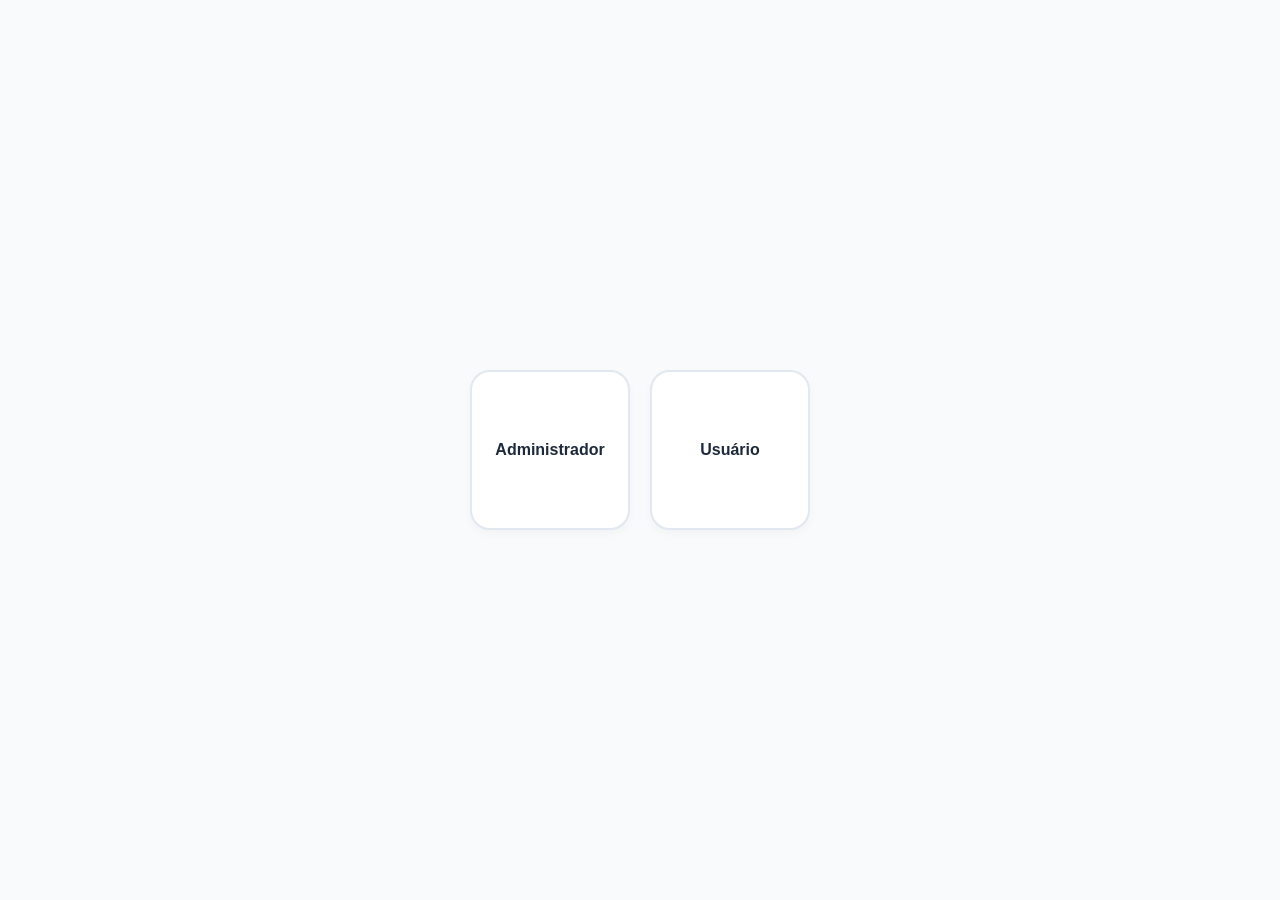
<file: index.html>
<!DOCTYPE html>
<html lang="pt-BR">
<head>
    <meta charset="UTF-8">
    <meta name="viewport" content="width=device-width, initial-scale=1.0">
    <title>Ponto Edu</title>
    <link rel="stylesheet" href="css/style.css">
</head>
<body>


            <div class="select">
                <a href="admin/admin.html">Administrador</a>
                <a href="user/user.html">Usuário</a>

        </div>

</body>
</html>
</file>
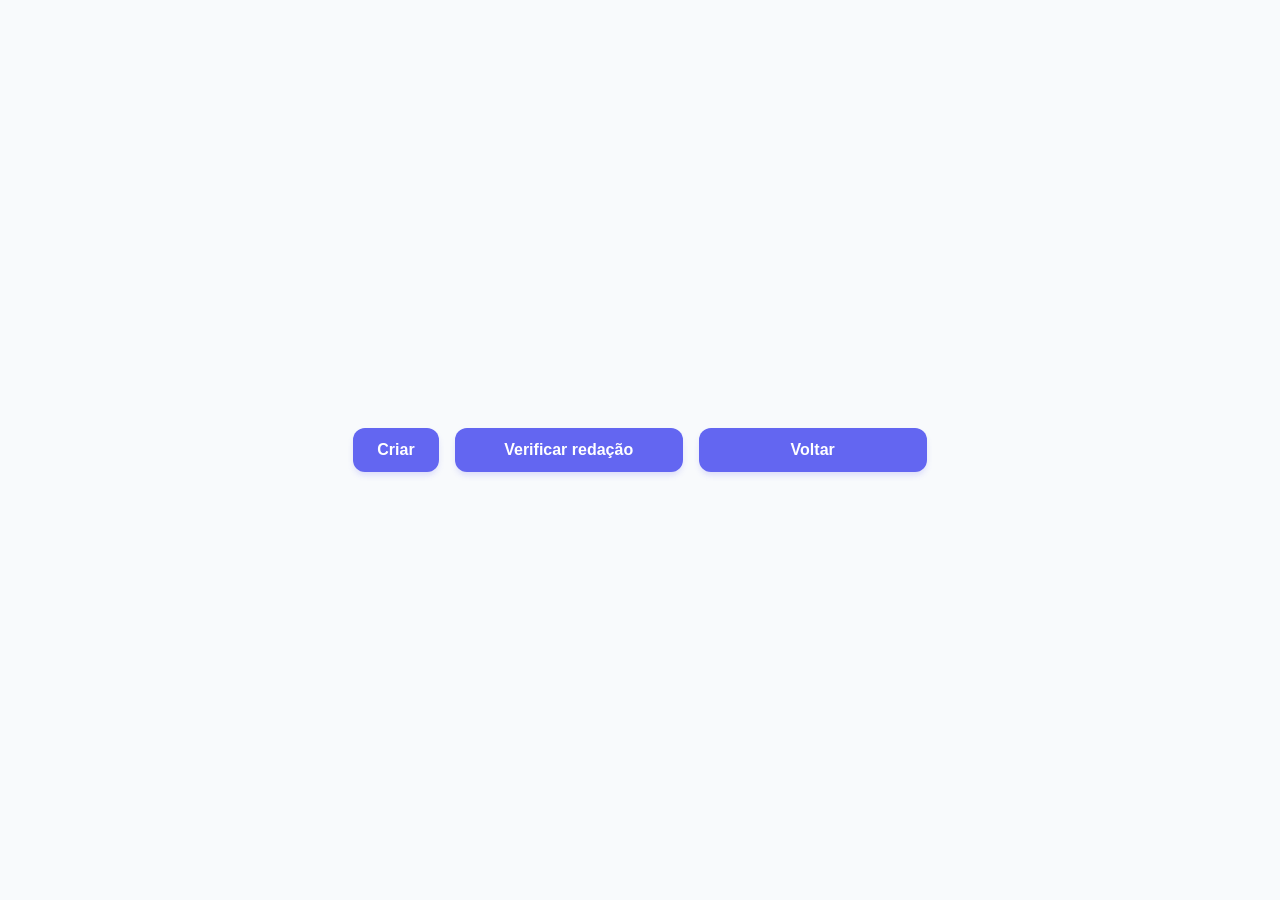
<file: admin/admin.html>
<!DOCTYPE html>
<html lang="pt-BR">
<head>
    <meta charset="UTF-8">
    <meta name="viewport" content="width=device-width, initial-scale=1.0">
    <title>Ponto Eodu</title>
    <link rel="stylesheet" href="../css/admin.css">
</head>
<body>
    <div class="botoes-admin">
        <button id="btnExercicio" class="btn-abrir">Criar</button>
        <a href="verifica_redacao.html" class="btn-abrir link-abrir">Verificar redação</a>
        <a href="../index.html" class="btn-abrir link-abrir">Voltar</a>
    </div>

    <div id="popup" class="popup">
        <div class="popup-content" id="popupContent">
            <h2 id="titulo-popup">Escolha uma opção</h2>
            <div class="popup-links">
                <a href="criar_simulados.html">Criar simulado</a>
                <a href="criar_exercicios.html">Criar exercício</a>
            </div>
            <button class="fechar" id="btnFechar">Fechar</button>
        </div>
    </div>

    <script>
        const btnAbrir = document.getElementById('btnExercicio');
        const popup = document.getElementById('popup');
        const btnFechar = document.getElementById('btnFechar');

        btnAbrir.addEventListener('click', () => {
            popup.classList.add('show');

        });

        btnFechar.addEventListener('click', () => {
            popup.classList.remove('show');

        });

        popup.addEventListener('click', (event) => {
            if (event.target === popup) {
                popup.classList.remove('show');

            }
        });
    </script>
</body>
</html>
</file>
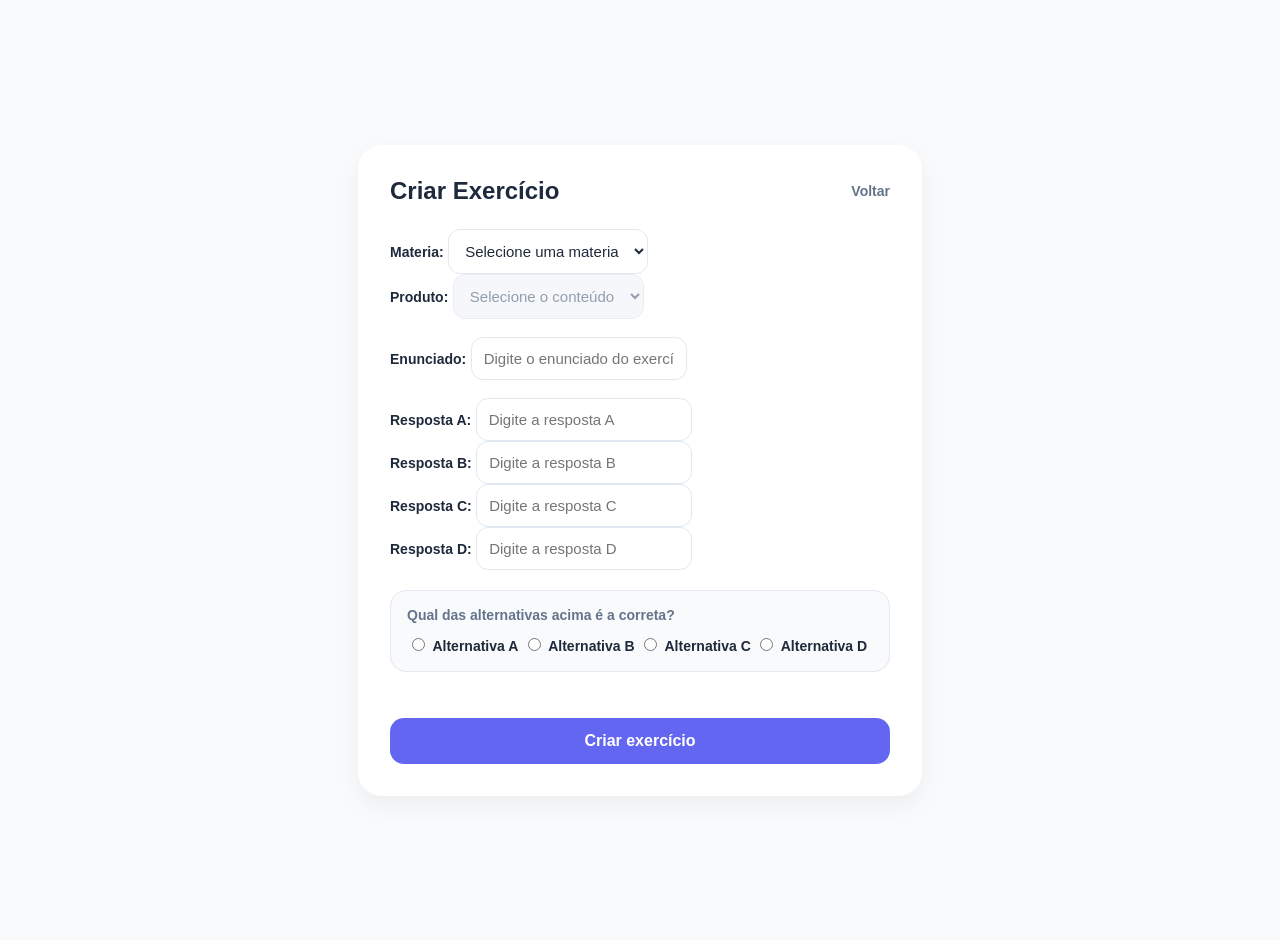
<file: admin/criar_exercicios.html>
<!DOCTYPE html>
<html lang="en">
<head>
    <meta charset="UTF-8">
    <meta name="viewport" content="width=device-width, initial-scale=1.0">
    <link rel="stylesheet" href="../css/exercicios.css">
    <title>Criar Exercício</title>
</head>
<body>
    
    <header>
        <nav>

        </nav>
    </header>

    <main>

    <div class="header-titulo">
        <h1>Criar Exercício</h1>
        <a href="admin.html">Voltar</a>
    </div>

        <form>
            
            <label for="materia">Materia:</label>
            <select name="materia" id="materia">
                <option value="">Selecione uma materia</option>
                <option value="matematica">Matemática</option>
                <option value="portugues">Língua Portuguesa</option>
                <option value="historia">História</option>
                <option value="biologia">Biologia</option>
                <option value="fisica">Física</option>
                <option value="geografia">Geografia</option>
            </select><br>

            <label for="produto">Produto:</label>
            <select id="produto" name="produto" disabled>
                <option value="">Selecione o conteúdo</option>
            </select><br><br>

            <label for="enunciado">Enunciado:</label>
            <input type="text" id="enunciado" name="enunciado" placeholder="Digite o enunciado do exercício" required><br><br>

            <label for="resposta">Resposta A:</label>
            <input type="text" id="resposta" name="resposta" placeholder="Digite a resposta A" required><br>
            <label for="respostaB">Resposta B:</label>
            <input type="text" id="respostaB" name="respostaB" placeholder="Digite a resposta B" required><br>
            <label for="respostaC">Resposta C:</label>
            <input type="text" id="respostaC" name="respostaC" placeholder="Digite a resposta C" required><br>
            <label for="respostaD">Resposta D:</label>
            <input type="text" id="respostaD" name="respostaD" placeholder="Digite a resposta D" required><br>

            <div class="selecao-correta" style="margin-top: 20px;">
            <p><strong>Qual das alternativas acima é a correta?</strong></p>
            
            <input type="radio" name="alternativa_correta" value="A" required>
            <label for="corretaA">Alternativa A</label>

            <input type="radio" name="alternativa_correta" value="B">
            <label for="corretaB">Alternativa B</label>

            <input type="radio"  name="alternativa_correta" value="C">
            <label for="corretaC">Alternativa C</label>

            <input type="radio" name="alternativa_correta" value="D">
            <label for="corretaD">Alternativa D</label>
            </div><br>
            
            <input type="submit" value="Criar exercício">

        </form>

    </main>
    <script src="../js/criar_exercicios.js"></script>
<script src="../js/storage.js"></script><script>setupForm("exercicios");</script></body>
</html>
</file>
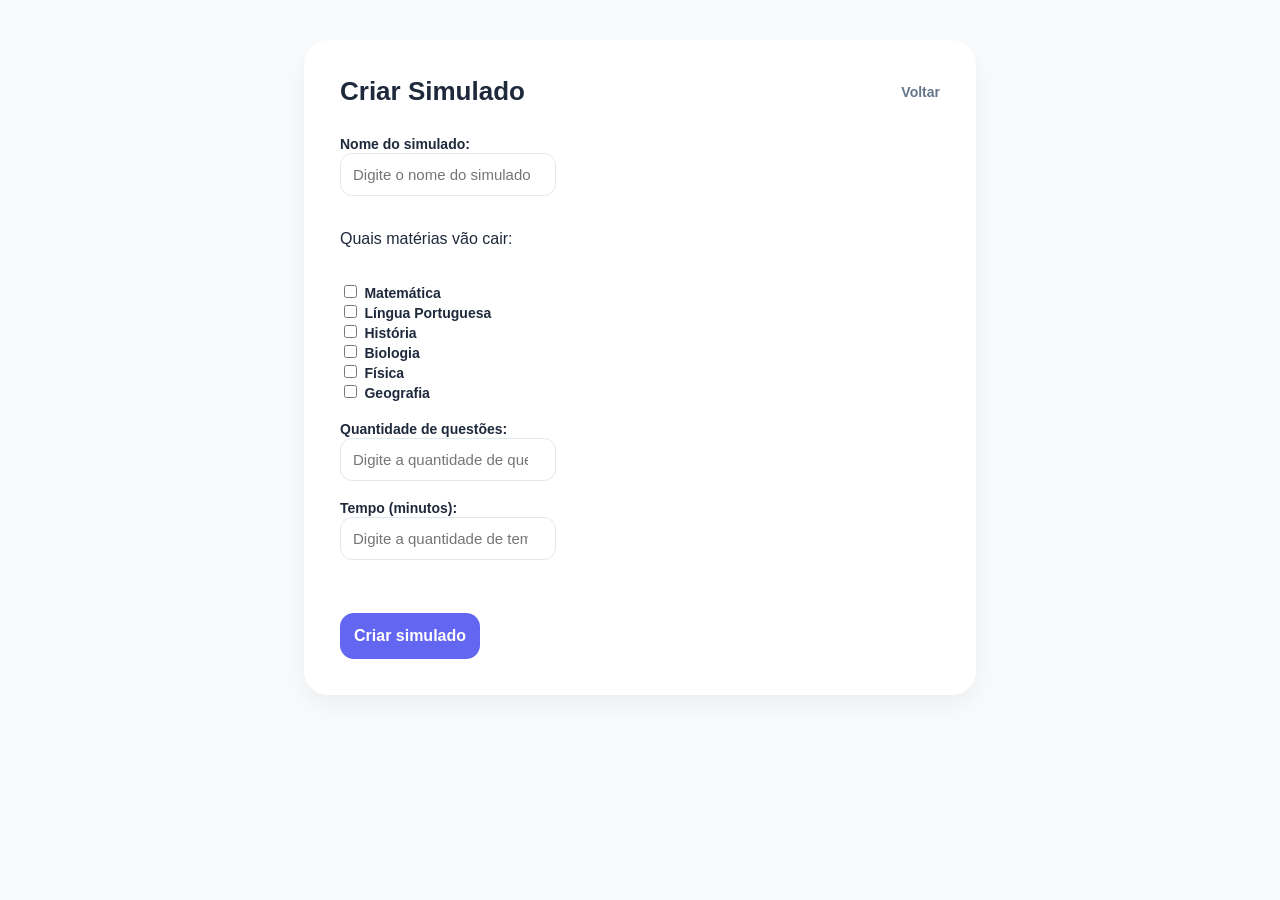
<file: admin/criar_simulados.html>
<!DOCTYPE html>
<html lang="en">
<head>
    <meta charset="UTF-8">
    <meta name="viewport" content="width=device-width, initial-scale=1.0">
    <link rel="stylesheet" href="../css/simulado.css">
    <title>Criar Simulado</title>
</head>
<body>
    
    <header>
        <nav>

        </nav>
    </header>

    <main>

    <div class="header-titulo">
        <h1>Criar Simulado</h1>
        <a href="index.html">Voltar</a>
    </div>

        <form action="salveSimulado" method="post">

            <label for="nome_simulado">Nome do simulado:</label><br>
            <input type="text" id="nome_simulado" name="nome_simulado" placeholder="Digite o nome do simulado" required><br><br>

            <p>Quais matérias vão cair:</p><br>
            <input type="checkbox" id="materia1" name="materia1" value="matematica">
            <label for="materia1">Matemática</label><br>
            <input type="checkbox" id="materia2" name="materia2" value="portugues">
            <label for="materia2">Língua Portuguesa</label><br>
            <input type="checkbox" id="materia3" name="materia3" value="historia">
            <label for="materia3">História</label><br>
            <input type="checkbox" id="materia4" name="materia4" value="biologia">
            <label for="materia4">Biologia</label><br>
            <input type="checkbox" id="materia5" name="materia5" value="fisica">
            <label for="materia5">Física</label><br>
            <input type="checkbox" id="materia6" name="materia6" value="geografia">
            <label for="materia6">Geografia</label><br><br>
            
            <label for="quantidade">Quantidade de questões:</label> <br>


            <input type="number" id="quantidade" name="quantidade" placeholder="Digite a quantidade de questões" required><br><br>

            <label for="tempo">Tempo (minutos):</label><br>
            <input type="number" id="tempo" name="tempo" placeholder="Digite a quantidade de tempo (minutos)" required><br><br>


            <div class="questoes" id="container-questoes"></div>
            
            <input type="submit" value="Criar simulado">

        </form>

    </main>
    <script src="../js/criar_simulados.js"></script>
<script src="../js/salvar_simulado_local.js"></script>
</body>
</html>
</file>
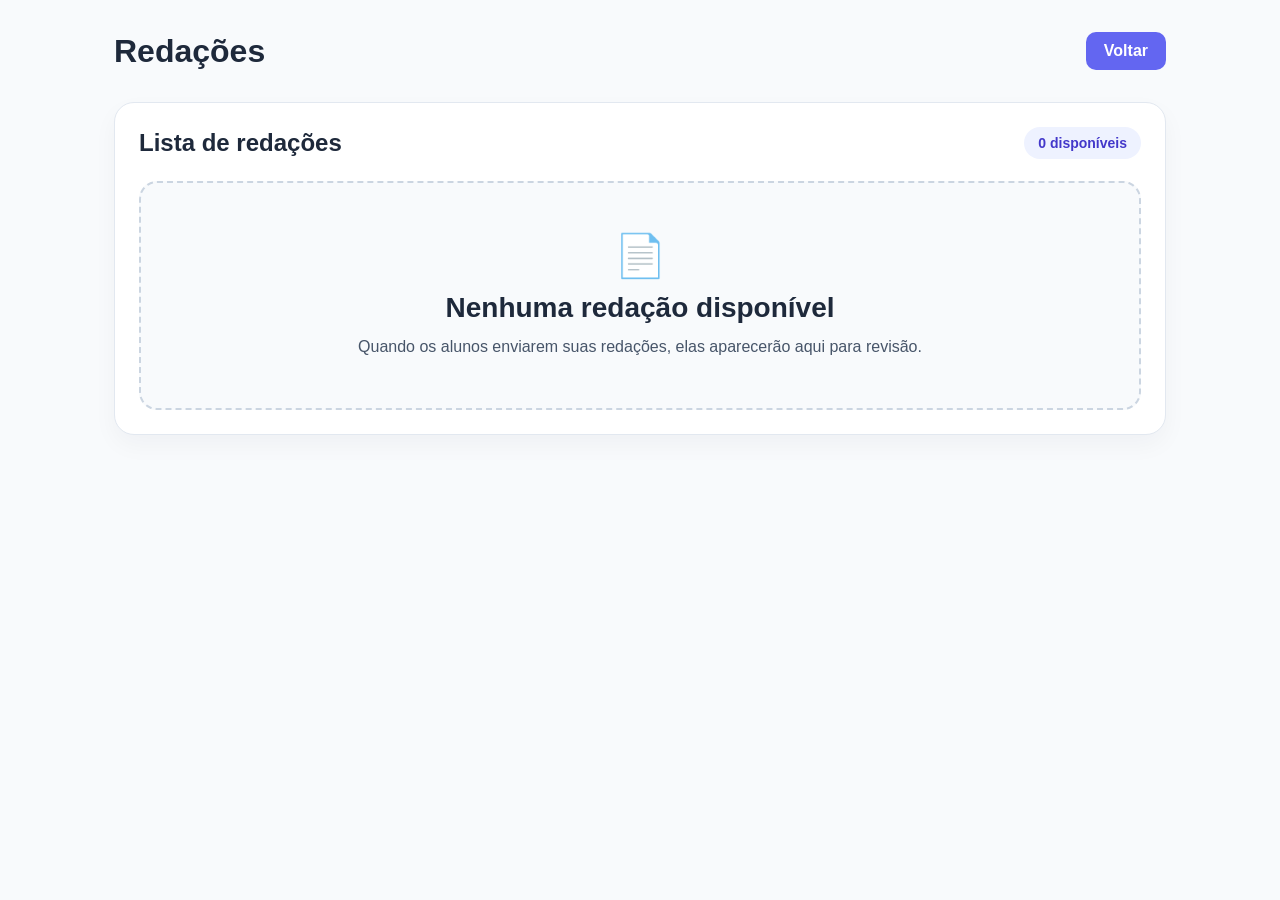
<file: admin/verifica_redacao.html>
<!DOCTYPE html>
<html lang="pt-BR">
<head>
    <meta charset="UTF-8">
    <meta name="viewport" content="width=device-width, initial-scale=1.0">
    <title>Verificar Redações</title>
    <link rel="stylesheet" href="../css/verifica_redacao.css">


</head>
<body>
    <header class="topbar">
        <h1>Redações</h1>
        <a class="voltar" href="admin.html">Voltar</a>
    </header>

    <main class="container">
        <section class="painel">
            <div class="panel-header">
                <h2>Lista de redações</h2>
                <span class="badge">0 disponíveis</span>
            </div>

            <div class="empty-state">
                <div class="icon">📄</div>
                <h3>Nenhuma redação disponível</h3>
                <p>Quando os alunos enviarem suas redações, elas aparecerão aqui para revisão.</p>
            </div>
        </section>
    </main>
<script src="../js/storage.js"></script><script>renderRedacoes();</script></body>
</html>
</file>
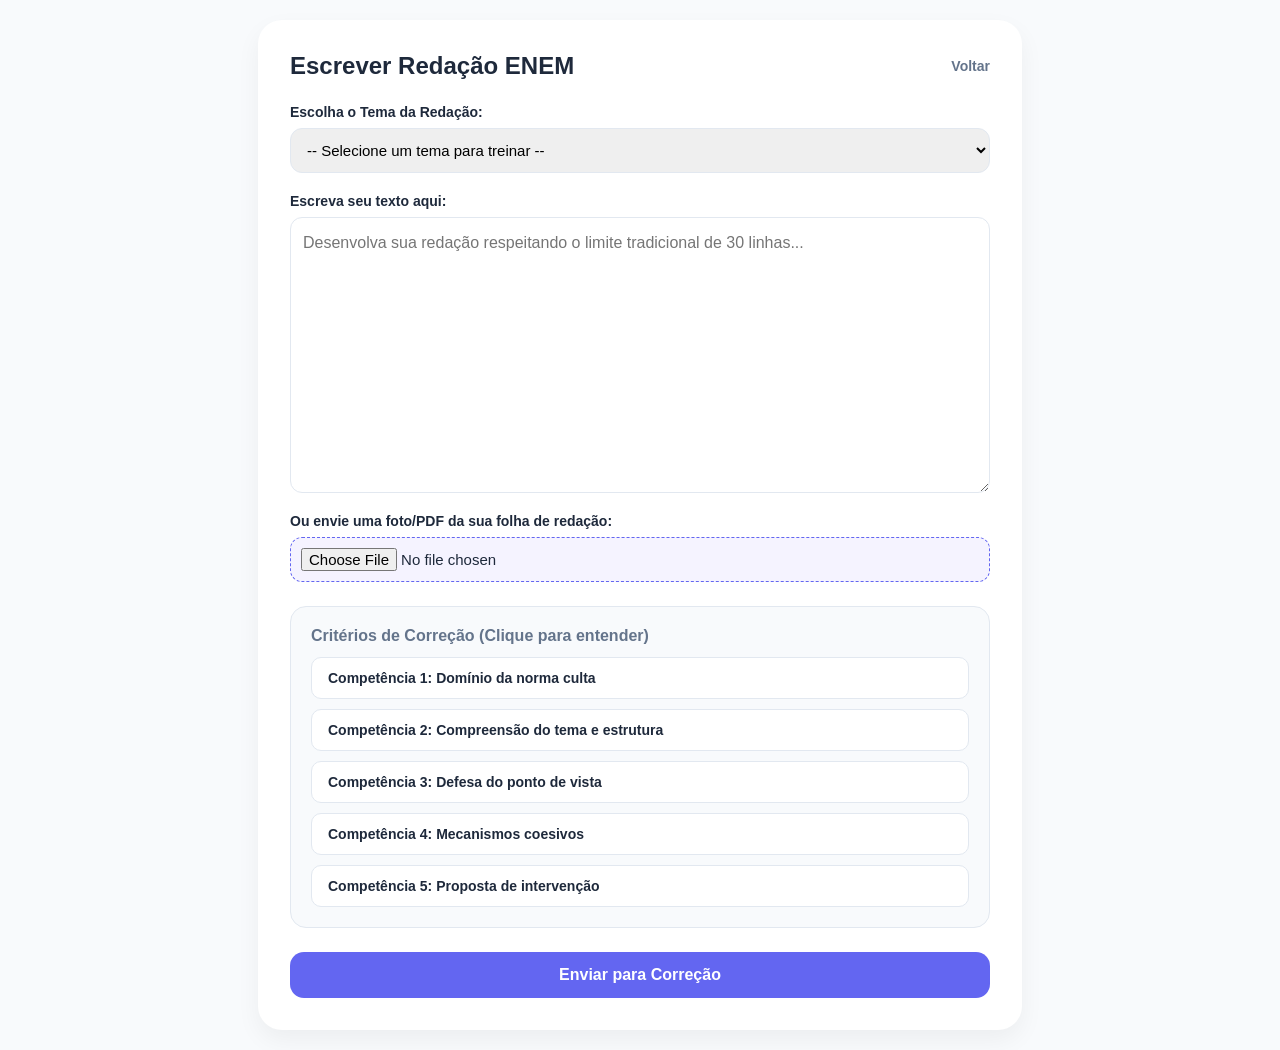
<file: user/redacao.html>
<!DOCTYPE html>
<html lang="pt-BR">
<head>
    <meta charset="UTF-8">
    <meta name="viewport" content="width=device-width, initial-scale=1.0">
    <title>Treinar Redação ENEM - PontoEdu</title>
    <link rel="stylesheet" href="../css/redacao.css">

</head>
<body>

    <main>
        <div class="header-titulo">
            <h1>Escrever Redação ENEM</h1>
            <a href="user.html">Voltar</a>
        </div>

        <form>
            
            <!-- Opções de Temas -->
            <div class="form-group">
                <label for="tema">Escolha o Tema da Redação:</label>
                <select id="tema" name="tema" required>
                    <option value="">-- Selecione um tema para treinar --</option>
                    <option value="cinema">Democratização do acesso ao cinema no Brasil</option>
                    <option value="estigma-mental">O estigma associado às doenças mentais na sociedade brasileira</option>
                    <option value="registro-civil">Invisibilidade e registro civil: garantia de acesso à cidadania</option>
                    <option value="povos-tradicionais">Valorização de comunidades e povos tradicionais no Brasil</option>
                    <option value="trabalho-cuidado">Desafios para o enfrentamento da invisibilidade do trabalho de cuidado realizado pela mulher</option>
                </select>
            </div>
            
            <!-- Digitar Texto -->
            <div class="form-group">
                <label for="texto-redacao">Escreva seu texto aqui:</label>
                <textarea id="texto-redacao" name="texto_redacao" placeholder="Desenvolva sua redação respeitando o limite tradicional de 30 linhas..."></textarea>
            </div>

            <!-- Enviar Arquivo (Foto/PDF) -->
            <div class="form-group file-input-wrapper">
                <label for="arquivo-redacao">Ou envie uma foto/PDF da sua folha de redação:</label>
                <input type="file" id="arquivo-redacao" name="arquivo_redacao" accept=".pdf, image/*">
            </div>

            <!-- Guia Interativo de Critérios -->
            <div class="criterios-container">
                <h2>Critérios de Correção (Clique para entender)</h2>
                
                <div class="grid-criterios">
                    <button type="button" class="criterio-card" onclick="alternarCriterio('comp1')">Competência 1: Domínio da norma culta</button>
                    <div id="comp1" class="criterio-conteudo">
                        Avalia o uso correto da gramática, concordância, regência, acentuação e escolha de vocabulário formal de acordo com a Língua Portuguesa padrão.
                    </div>

                    <button type="button" class="criterio-card" onclick="alternarCriterio('comp2')">Competência 2: Compreensão do tema e estrutura</button>
                    <div id="comp2" class="criterio-conteudo">
                        Avalia se você não fugiu do tema e se estruturou seu texto perfeitamente no modelo dissertativo-argumentativo (Introdução, Desenvolvimento e Conclusão), usando repertório cultural.
                    </div>

                    <button type="button" class="criterio-card" onclick="alternarCriterio('comp3')">Competência 3: Defesa do ponto de vista</button>
                    <div id="comp3" class="criterio-conteudo">
                        Avalia a sua capacidade de selecionar, relacionar, organizar e interpretar informações, fatos e opiniões em defesa do seu argumento.
                    </div>

                    <button type="button" class="criterio-card" onclick="alternarCriterio('comp4')">Competência 4: Mecanismos coesivos</button>
                    <div id="comp4" class="criterio-conteudo">
                        Avalia a ligação entre os parágrafos e frases. Exige o uso correto de conectivos (como: "portanto", "além disso", "contudo") para deixar o texto fluido.
                    </div>

                    <button type="button" class="criterio-card" onclick="alternarCriterio('comp5')">Competência 5: Proposta de intervenção</button>
                    <div id="comp5" class="criterio-conteudo">
                        Avalia a sua solução para o problema proposto. Deve conter 5 elementos essenciais: Agente (quem faz), Ação (o que faz), Meio/Modo (como faz), Efeito (para que faz) e Detalhamento.
                    </div>
                </div>
            </div>

            <input type="submit" class="btn-enviar" value="Enviar para Correção">
        </form>
    </main>

    <script>
        // Função para abrir e fechar as explicações das competências
        function alternarCriterio(id) {
            const conteudo = document.getElementById(id);
            conteudo.style.display = (conteudo.style.display === "block") ? "none" : "block";
        }
    </script>
<script src="../js/storage.js"></script><script>setupForm("redacoes");</script></body>
</html>
</file>
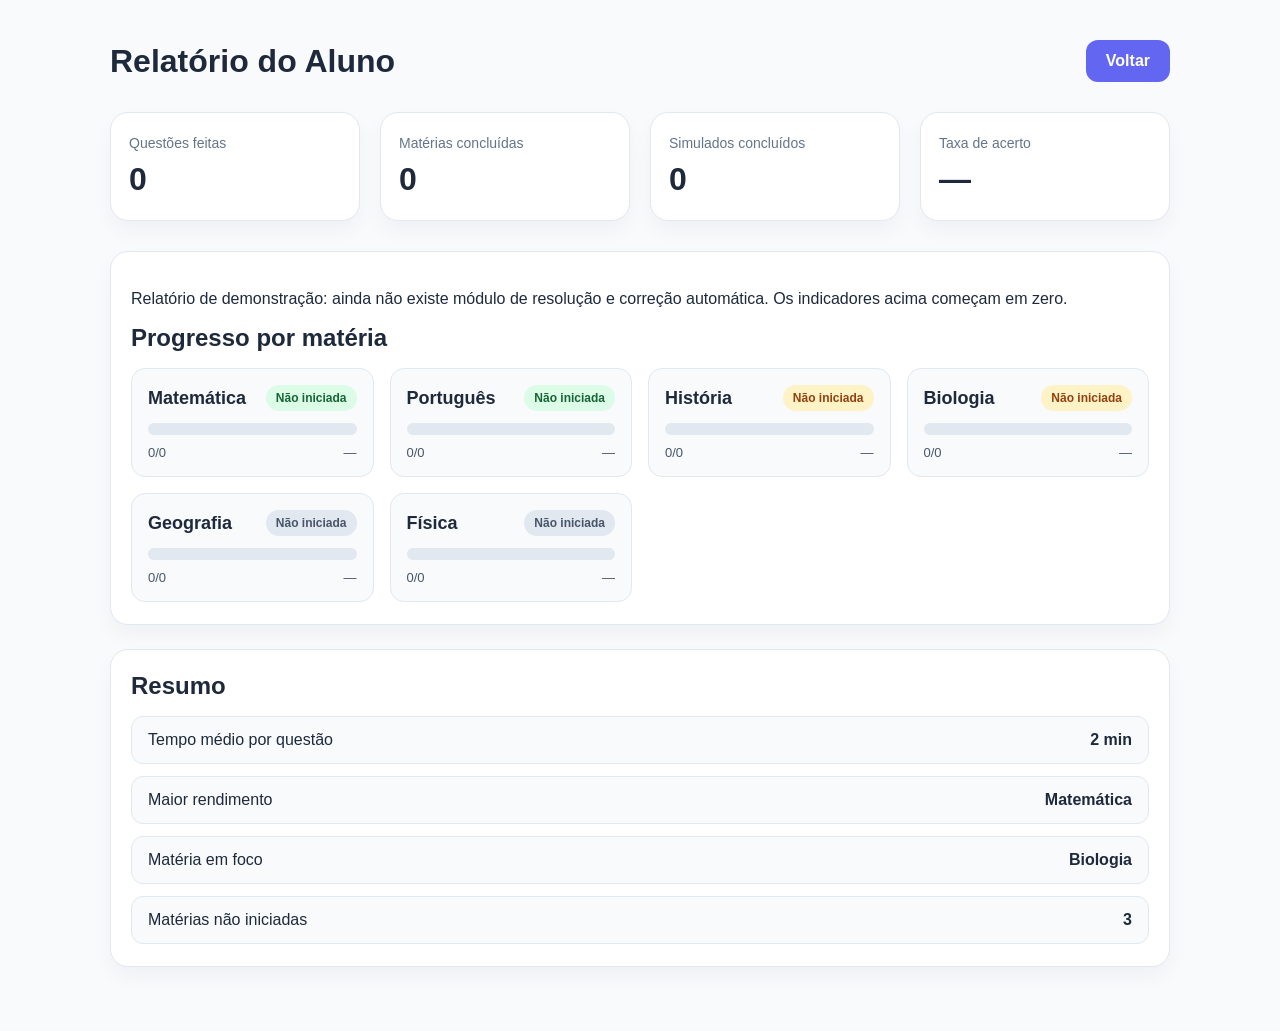
<file: user/relatorio.html>
<!DOCTYPE html>
<html lang="pt-BR">
<head>
    <meta charset="UTF-8">
    <meta name="viewport" content="width=device-width, initial-scale=1.0">
    <title>Relatório do Aluno</title>
    <link rel="stylesheet" href="../css/relatorio.css">
</head>
<body>
    <div class="container">
        <header class="header">
            <h1>Relatório do Aluno</h1>
            <a class="voltar" href="user.html">Voltar</a>
        </header>

        <section class="cards">
            <div class="card">
                <span class="label">Questões feitas</span>
                <span class="valor">28</span>
            </div>
            <div class="card">
                <span class="label">Matérias concluídas</span>
                <span class="valor">4</span>
            </div>
            <div class="card">
                <span class="label">Simulados concluídos</span>
                <span class="valor">3</span>
            </div>
            <div class="card">
                <span class="label">Taxa de acerto</span>
                <span class="valor">78%</span>
            </div>
        </section>

        <section class="section">
            <h2>Progresso por matéria</h2>
            <div class="materias">
                <div class="materia" data-materia="Matemática" data-status="Concluída" data-questoes="17/20" data-acerto="85%" data-obs="Excelente desempenho geral e boa consistência nas provas.">
                    <div class="materia-top">
                        <h3>Matemática</h3>
                        <span class="status concluida">Concluída</span>
                    </div>
                    <div class="barra"><span style="width: 85%"></span></div>
                    <div class="meta">
                        <span>17/20</span>
                        <span>85%</span>
                    </div>
                </div>

                <div class="materia" data-materia="Português" data-status="Concluída" data-questoes="13/18" data-acerto="72%" data-obs="Bom domínio de interpretação e gramática, mas ainda há espaço para revisão.">
                    <div class="materia-top">
                        <h3>Português</h3>
                        <span class="status concluida">Concluída</span>
                    </div>
                    <div class="barra"><span style="width: 72%"></span></div>
                    <div class="meta">
                        <span>13/18</span>
                        <span>72%</span>
                    </div>
                </div>

                <div class="materia" data-materia="História" data-status="Em andamento" data-questoes="12/20" data-acerto="60%" data-obs="Ainda em desenvolvimento; precisa reforçar datas e conceitos de eventos importantes.">
                    <div class="materia-top">
                        <h3>História</h3>
                        <span class="status em-andamento">Em andamento</span>
                    </div>
                    <div class="barra"><span style="width: 60%"></span></div>
                    <div class="meta">
                        <span>12/20</span>
                        <span>60%</span>
                    </div>
                </div>

                <div class="materia" data-materia="Biologia" data-status="Em andamento" data-questoes="9/19" data-acerto="48%" data-obs="Necessário reforço em genética e ecologia para melhorar a compreensão.">
                    <div class="materia-top">
                        <h3>Biologia</h3>
                        <span class="status em-andamento">Em andamento</span>
                    </div>
                    <div class="barra"><span style="width: 48%"></span></div>
                    <div class="meta">
                        <span>9/19</span>
                        <span>48%</span>
                    </div>
                </div>

                <div class="materia" data-materia="Geografia" data-status="Não iniciada" data-questoes="0/15" data-acerto="0%" data-obs="Ainda não foi iniciada; recomendado começar com revisão de mapas e conceitos básicos.">
                    <div class="materia-top">
                        <h3>Geografia</h3>
                        <span class="status nao-iniciada">Não iniciada</span>
                    </div>
                    <div class="barra"><span style="width: 0%"></span></div>
                    <div class="meta">
                        <span>0/15</span>
                        <span>0%</span>
                    </div>
                </div>

                <div class="materia" data-materia="Física" data-status="Não iniciada" data-questoes="0/16" data-acerto="0%" data-obs="Ainda não foi iniciada; vale começar pela revisão de fórmulas e interpretação de exercícios.">
                    <div class="materia-top">
                        <h3>Física</h3>
                        <span class="status nao-iniciada">Não iniciada</span>
                    </div>
                    <div class="barra"><span style="width: 0%"></span></div>
                    <div class="meta">
                        <span>0/16</span>
                        <span>0%</span>
                    </div>
                </div>
            </div>
        </section>

        <section class="section">
            <h2>Resumo</h2>
            <ul class="lista">
                <li>
                    <span>Tempo médio por questão</span>
                    <strong>2 min</strong>
                </li>
                <li>
                    <span>Maior rendimento</span>
                    <strong>Matemática</strong>
                </li>
                <li>
                    <span>Matéria em foco</span>
                    <strong>Biologia</strong>
                </li>
                <li>
                    <span>Matérias não iniciadas</span>
                    <strong>3</strong>
                </li>
            </ul>
        </section>
    </div>

    <div id="popupMateria" class="popup" aria-hidden="true">
        <div class="popup-content" role="dialog" aria-modal="true" aria-labelledby="tituloPopupMateria">
            <div class="popup-header">
                <h3 id="tituloPopupMateria">Matéria</h3>
                <button type="button" class="close-btn" aria-label="Fechar popup">×</button>
            </div>
            <div class="popup-body">
                <div class="resumo-item">
                    <strong>Status</strong>
                    <span id="popupStatus">-</span>
                </div>
                <div class="resumo-item">
                    <strong>Questões</strong>
                    <span id="popupQuestoes">-</span>
                </div>
                <div class="resumo-item">
                    <strong>Taxa de acerto</strong>
                    <span id="popupAcerto">-</span>
                </div>
                <div class="resumo-item">
                    <strong>Observação</strong>
                    <span id="popupObs">-</span>
                </div>
            </div>
        </div>
    </div>

    <script>
        const popup = document.getElementById('popupMateria');
        const popupTitulo = document.getElementById('tituloPopupMateria');
        const popupStatus = document.getElementById('popupStatus');
        const popupQuestoes = document.getElementById('popupQuestoes');
        const popupAcerto = document.getElementById('popupAcerto');
        const popupObs = document.getElementById('popupObs');
        const closeBtn = document.querySelector('.close-btn');

        document.querySelectorAll('.materia').forEach((item) => {
            item.addEventListener('click', () => {
                popupTitulo.textContent = item.dataset.materia;
                popupStatus.textContent = item.dataset.status;
                popupQuestoes.textContent = item.dataset.questoes;
                popupAcerto.textContent = item.dataset.acerto;
                popupObs.textContent = item.dataset.obs;
                popup.classList.add('show');
                popup.setAttribute('aria-hidden', 'false');
            });
        });

        closeBtn.addEventListener('click', () => {
            popup.classList.remove('show');
            popup.setAttribute('aria-hidden', 'true');
        });

        popup.addEventListener('click', (event) => {
            if (event.target === popup) {
                popup.classList.remove('show');
                popup.setAttribute('aria-hidden', 'true');
            }
        });
    </script>
    </div>
<script src="../js/storage.js"></script><script>renderRelatorio();</script></body>
</html>
</file>
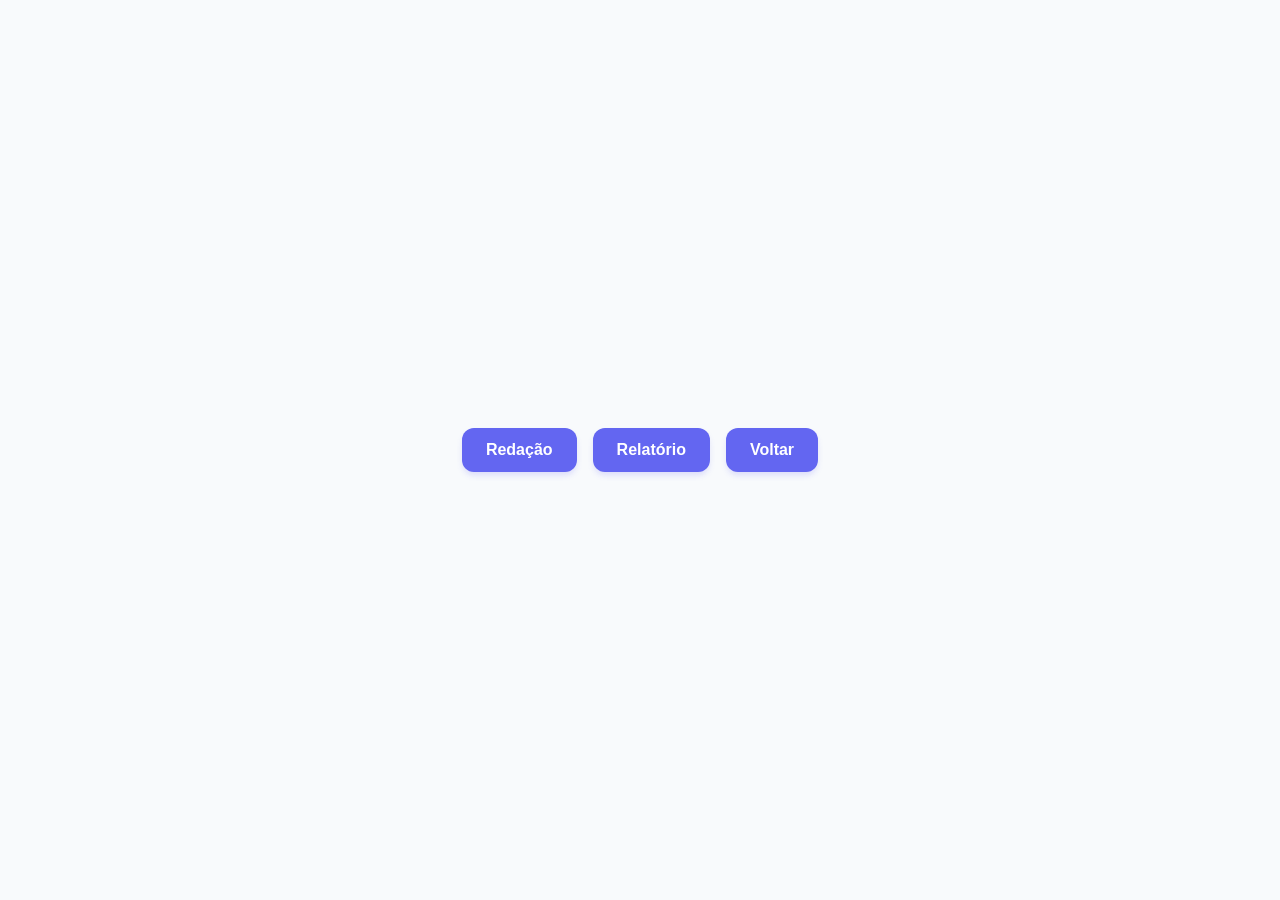
<file: user/user.html>
<!DOCTYPE html>
<html lang="pt-BR">
<head>
    <meta charset="UTF-8">
    <meta name="viewport" content="width=device-width, initial-scale=1.0">
    <title>Ponto Edu - Usuário</title>
    <link rel="stylesheet" href="../css/user.css">
</head>
<body>
    <div class="botoes-admin">
        <a href="redacao.html" class="btn-abrir">Redação</a>
        <a href="relatorio.html" class="btn-abrir">Relatório</a>
        <a href="../index.html" class="btn-abrir">Voltar</a>
    </div>
</body>
</html>
</file>
<file: css/style.css>
/* --- ESTILOS GERAIS DA TELA --- */
body {
    font-family: sans-serif;
    background-color: #F8FAFC; /* Fundo cinza claro padrão */
    margin: 0;
    padding: 0;
    display: flex;
    justify-content: center;
    align-items: center;
    min-height: 100vh; /* Centraliza tudo verticalmente na tela */
}

/* --- CONTAINER DOS BOTÕES --- */
.select {
    display: flex;
    gap: 20px; /* Adiciona uma distância confortável de 20px entre os dois blocos */
}

/* --- ESTILO DOS BOTÕES QUADRADOS MÉDIOS --- */
.select a {
    display: flex;
    justify-content: center;
    align-items: center;
    
    /* Cria o formato quadrado médio */
    width: 160px;
    height: 160px;
    
    background-color: #FFFFFF; /* Fundo interno branco */
    color: #1E293B; /* Texto escuro profissional */
    font-size: 16px;
    font-weight: bold;
    text-decoration: none; /* Remove o sublinhado padrão de link */
    
    border: 2px solid #E2E8F0; /* Borda cinza suave */
    border-radius: 20px; /* Cantos arredondados modernos */
    box-shadow: 0 4px 10px rgba(0, 0, 0, 0.03); /* Sombra bem leve */
    
    text-align: center;
    box-sizing: border-box;
    padding: 15px;
}

/* --- EFEITO AO PASSAR O MOUSE (HOVER) --- */
.select a:hover {
    border-color: #6366F1; /* Borda muda para o roxo do PontoEdu */
    color: #6366F1; /* Texto muda para roxo */
    background-color: #F5F3FF; /* Fundo ganha um tom de roxo extremamente suave */
}
</file>
<file: css/admin.css>
/* --- PALETA DE CORES PONTOEDU --- */
:root {
    --bg-overlay: rgba(15, 23, 42, 0.4); /* Fundo escurecido semi-transparente */
    --card-color: #FFFFFF;
    --primary-purple: #6366F1;
    --primary-hover: #4F46E5;
    --text-dark: #1E293B;
    --text-muted: #64748B;
    --border-color: #E2E8F0;
}

/* --- ESTILO DO BOTÃO DE ABRIR --- */
body {
    margin: 0;
    min-height: 100vh;
    display: flex;
    justify-content: center;
    align-items: center;
    background-color: #F8FAFC;
}

.botoes-admin {
    display: flex;
    gap: 16px;
    align-items: center;
    justify-content: center;
    flex-wrap: wrap;
}

.btn-abrir {
    font-family: 'Inter', sans-serif;
    background-color: var(--primary-purple);
    color: #FFFFFF;
    font-size: 16px;
    font-weight: 600;
    border: none;
    padding: 12px 24px;
    border-radius: 12px;
    cursor: pointer;
    transition: background-color 0.2s ease, transform 0.1s ease;
    box-shadow: 0 4px 6px -1px rgba(99, 102, 241, 0.2);
    text-decoration: none;
    display: inline-flex;
    align-items: center;
    justify-content: center;
    line-height: 1.2;
}

.btn-abrir:hover {
    background-color: var(--primary-hover);
}

.btn-abrir:active {
    transform: scale(0.98);
}

.link-abrir {
    min-width: 180px;
}

/* --- CONTAINER DO POP-UP (OVERLAY) --- */
.popup {
    position: fixed;
    top: 0;
    left: 0;
    width: 100%;
    height: 100%;
    background-color: var(--bg-overlay);
    backdrop-filter: blur(4px); /* Aplica um efeito de desfoque elegante no fundo */
    display: flex;
    justify-content: center;
    align-items: center;
    z-index: 1000;
    
    /* Escondido por padrão com opacidade para permitir animação suave */
    opacity: 0;
    pointer-events: none;
    transition: opacity 0.3s ease;
}

/* Estado Ativo do Pop-up (Controlado pelo JS) */
.popup.show {
    opacity: 1;
    pointer-events: auto;
}

/* --- CARD DE CONTEÚDO DO POP-UP --- */
.popup-content {
    background-color: var(--card-color);
    width: 90%;
    max-width: 400px;
    padding: 32px;
    border-radius: 24px;
    box-shadow: 0 20px 25px -5px rgba(0, 0, 0, 0.1), 0 10px 10px -5px rgba(0, 0, 0, 0.04);
    text-align: center;
    box-sizing: border-box;
    
    /* Começa um pouco menor para dar o efeito de "zoom in" ao abrir */
    transform: scale(0.9);
    transition: transform 0.3s cubic-bezier(0.34, 1.56, 0.64, 1); /* Efeito suave e elástico */
}

/* Efeito de Zoom quando o pop-up abre */
.popup.show .popup-content {
    transform: scale(1);
}

#titulo-popup {
    font-family: 'Inter', sans-serif;
    font-size: 22px;
    font-weight: 700;
    color: var(--text-dark);
    margin-top: 0;
    margin-bottom: 24px;
    letter-spacing: -0.5px;
}

/* --- BOTÕES/LINKS DE OPÇÃO --- */
.popup-links {
    display: flex;
    flex-direction: column;
    gap: 12px;
    margin-bottom: 24px;
}

.popup-links a {
    font-family: 'Inter', sans-serif;
    font-size: 15px;
    font-weight: 500;
    color: var(--text-dark);
    text-decoration: none;
    padding: 14px;
    border: 1.5px solid var(--border-color);
    border-radius: 14px;
    transition: all 0.2s ease;
    background-color: #FFFFFF;
}

.popup-links a:hover {
    border-color: var(--primary-purple);
    color: var(--primary-purple);
    background-color: #F5F3FF; /* Roxo extremamente suave no hover */
}

/* --- BOTÃO DE FECHAR (BACK) --- */
.fechar {
    font-family: 'Inter', sans-serif;
    background: transparent;
    border: none;
    color: var(--text-muted);
    font-size: 14px;
    font-weight: 600;
    cursor: pointer;
    padding: 8px 16px;
    transition: color 0.2s ease;
}

.fechar:hover {
    color: var(--text-dark);
}
</file>
<file: css/exercicios.css>
/* --- ESTILOS GERAIS DA PÁGINA --- */
body {
    font-family: sans-serif;
    background-color: #F8FAFC;
    color: #1E293B;
    margin: 0;
    padding: 20px;
    display: flex;
    justify-content: center;
    align-items: center;
    min-height: 100vh;
}

main {
    background-color: #FFFFFF;
    width: 100%;
    max-width: 500px;
    padding: 32px;
    border-radius: 24px;
    box-shadow: 0 10px 25px rgba(0, 0, 0, 0.05);
}

/* --- TÍTULO E BOTÃO VOLTAR LADO A LADO --- */
.header-titulo {
    display: flex;
    justify-content: space-between;
    align-items: center;
    margin-bottom: 24px;
}

h1 {
    font-size: 24px;
    font-weight: bold;
    margin: 0; /* Zerado para alinhar perfeitamente com o botão */
    color: #1E293B;
}

.header-titulo a {
    color: #64748B;
    font-size: 14px;
    font-weight: bold;
    text-decoration: none;
}

.header-titulo a:hover {
    color: #6366F1;
}

/* --- CONFIGURAÇÃO DOS CAMPOS DO FORMULÁRIO --- */
.form-group {
    margin-bottom: 20px;
    display: flex;
    flex-direction: column;
}

label {
    font-size: 14px;
    font-weight: bold;
    margin-bottom: 8px;
    color: #1E293B;
}

select, input[type="text"] {
    font-size: 15px;
    padding: 12px;
    border: 1.5px solid #E2E8F0;
    border-radius: 12px;
    background-color: #FFFFFF;
    color: #1E293B;
    outline: none;
}

select:focus, input[type="text"]:focus {
    border-color: #6366F1;
}

select:disabled {
    background-color: #F1F5F9;
    color: #64748B;
    cursor: not-allowed;
}

/* --- SEÇÃO DA ALTERNATIVA CORRETA (GRID DE SELEÇÃO) --- */
.selecao-correta {
    background-color: #F8FAFC;
    padding: 16px;
    border-radius: 16px;
    border: 1px solid #E2E8F0;
    margin-top: 24px;
    margin-bottom: 28px;
}

.selecao-correta p {
    margin-top: 0;
    margin-bottom: 12px;
    font-size: 14px;
    color: #64748B;
}

.radio-group {
    display: grid;
    grid-template-columns: repeat(2, 1fr);
    gap: 10px;
}

.radio-option {
    display: flex;
    align-items: center;
    background: #FFFFFF;
    padding: 12px;
    border-radius: 10px;
    border: 1.5px solid #E2E8F0;
    cursor: pointer;
}

.radio-option:hover {
    border-color: #6366F1;
}

.radio-option input[type="radio"] {
    margin-right: 10px;
    accent-color: #6366F1;
    width: 16px;
    height: 16px;
}

.radio-option label {
    margin-bottom: 0;
    cursor: pointer;
    font-weight: normal;
}

/* --- BOTÃO SUBMIT --- */
input[type="submit"] {
    background-color: #6366F1;
    color: white;
    font-size: 16px;
    font-weight: bold;
    border: none;
    padding: 14px;
    border-radius: 14px;
    width: 100%;
    cursor: pointer;
}

input[type="submit"]:hover {
    background-color: #4F46E5;
}
</file>
<file: css/simulado.css>
/* --- ESTILOS GERAIS DA PÁGINA --- */
body {
    font-family: sans-serif;
    background-color: #F8FAFC;
    color: #1E293B;
    margin: 0;
    padding: 40px 20px;
    display: flex;
    justify-content: center;
}

/* --- CARD BRANCO PRINCIPAL --- */
main {
    background-color: #FFFFFF;
    width: 100%;
    max-width: 600px;
    padding: 36px;
    border-radius: 24px;
    box-shadow: 0 10px 25px rgba(0, 0, 0, 0.05);
}

/* --- TÍTULO E BOTÃO VOLTAR LADO A LADO --- */
.header-titulo {
    display: flex;
    justify-content: space-between;
    align-items: center;
    margin-bottom: 28px;
}

h1 {
    font-size: 26px;
    margin: 0;
    color: #1E293B;
}

.header-titulo a {
    color: #64748B;
    font-size: 14px;
    font-weight: bold;
    text-decoration: none;
}

.header-titulo a:hover {
    color: #6366F1;
}


form label {
    font-size: 14px;
    font-weight: bold;
    color: #1E293B;
    margin-bottom: 8px;
    margin-top: 12px;
}

/* --- CAIXAS DE TEXTO E NÚMERO --- */
input[type="text"],
input[type="number"] {
    font-size: 15px;
    padding: 12px;
    border: 1.5px solid #E2E8F0;
    border-radius: 12px;
    outline: none;
}

input[type="text"]:focus,
input[type="number"]:focus {
    border-color: #6366F1;
}

/* --- QUADRADINHOS DE MATÉRIAS (CHECKBOXES) --- */
.checkbox-group {
    display: grid;
    grid-template-columns: repeat(2, 1fr); /* Divide em 2 colunas */
    gap: 12px;
    margin-top: 8px;
}

.checkbox-option {
    display: flex;
    align-items: center;
    background-color: #F8FAFC;
    padding: 12px;
    border-radius: 12px;
    border: 1.5px solid #E2E8F0;
    cursor: pointer;
}

.checkbox-option:hover {
    border-color: #6366F1;
    background-color: #FFFFFF;
}

.checkbox-option input {
    accent-color: #6366F1; /* Deixa o quadradinho roxo */
    width: 18px;
    height: 18px;
    margin-right: 12px;
}

.checkbox-option label {
    margin: 0; /* Remove margens extras dentro do quadradinho */
    font-weight: normal;
}

/* --- ESPAÇO PARA AS QUESTÕES DO JAVASCRIPT --- */
.questoes {
    display: flex;
    flex-direction: column;
    gap: 24px;
    margin-top: 15px;
}

/* --- BOTÃO ROXO DE CRIAR --- */
input[type="submit"] {
    background-color: #6366F1;
    color: #FFFFFF;
    font-size: 16px;
    font-weight: bold;
    border: none;
    padding: 14px;
    border-radius: 14px;
    cursor: pointer;
    margin-top: 20px;
}

input[type="submit"]:hover {
    background-color: #4F46E5;
}
</file>
<file: css/verifica_redacao.css>
* {
            box-sizing: border-box;
            font-family: Arial, sans-serif;
        }

        body {
            margin: 0;
            background: #f8fafc;
            color: #1e293b;
        }

        .topbar {
            max-width: 1100px;
            margin: 0 auto;
            padding: 32px 24px 16px;
            display: flex;
            justify-content: space-between;
            align-items: center;
            gap: 16px;
        }

        .topbar h1 {
            margin: 0;
            font-size: 32px;
        }

        .voltar {
            text-decoration: none;
            background: #6366f1;
            color: #fff;
            padding: 10px 18px;
            border-radius: 10px;
            font-weight: 600;
        }

        .container {
            max-width: 1100px;
            margin: 0 auto;
            padding: 16px 24px 40px;
        }

        .painel {
            background: #fff;
            border: 1px solid #e2e8f0;
            border-radius: 20px;
            box-shadow: 0 10px 25px rgba(15, 23, 42, 0.04);
            padding: 24px;
        }

        .panel-header {
            display: flex;
            justify-content: space-between;
            align-items: center;
            margin-bottom: 22px;
            gap: 16px;
            flex-wrap: wrap;
        }

        .panel-header h2 {
            margin: 0;
            font-size: 24px;
        }

        .badge {
            background: #eef2ff;
            color: #4338ca;
            border-radius: 999px;
            padding: 8px 14px;
            font-weight: 700;
            font-size: 14px;
        }

        .empty-state {
            border: 2px dashed #cbd5e1;
            border-radius: 18px;
            background: #f8fafc;
            padding: 48px 24px;
            text-align: center;
            color: #475569;
        }

        .empty-state .icon {
            font-size: 42px;
            margin-bottom: 12px;
        }

        .empty-state h3 {
            margin: 0 0 10px;
            font-size: 28px;
            color: #1e293b;
        }

        .empty-state p {
            margin: 0;
            font-size: 16px;
            line-height: 1.6;
        }
</file>
<file: css/redacao.css>
/* --- ESTILOS GERAIS --- */
        body {
            font-family: sans-serif;
            background-color: #F8FAFC;
            color: #1E293B;
            margin: 0;
            padding: 20px;
            display: flex;
            justify-content: center;
        }

        main {
            background-color: #FFFFFF;
            width: 100%;
            max-width: 700px;
            padding: 32px;
            border-radius: 24px;
            box-shadow: 0 10px 25px rgba(0, 0, 0, 0.05);
        }

        .header-titulo {
            display: flex;
            justify-content: space-between;
            align-items: center;
            margin-bottom: 24px;
        }

        h1 {
            font-size: 24px;
            margin: 0;
            color: #1E293B;
        }

        .header-titulo a {
            color: #64748B;
            font-size: 14px;
            font-weight: bold;
            text-decoration: none;
        }

        .header-titulo a:hover {
            color: #6366F1;
        }

        /* --- ÁREA DO FORMULÁRIO --- */
        .form-group {
            display: flex;
            flex-direction: column;
            margin-bottom: 20px;
        }

        label {
            font-size: 14px;
            font-weight: bold;
            margin-bottom: 8px;
            color: #1E293B;
        }

        select, textarea {
            font-family: inherit;
            font-size: 15px;
            padding: 12px;
            border: 1.5px solid #E2E8F0;
            border-radius: 12px;
            outline: none;
        }

        select:focus, textarea:focus {
            border-color: #6366F1;
        }

        textarea {
            font-size: 16px;
            line-height: 1.6;
            resize: vertical;
            min-height: 250px;
        }

        /* --- CAMPO DE ARQUIVO --- */
        .file-input-wrapper {
            position: relative;
            margin-bottom: 24px;
        }

        input[type="file"] {
            font-size: 15px;
            padding: 10px;
            border: 1.5px dashed #6366F1;
            border-radius: 12px;
            background-color: #F5F3FF;
            cursor: pointer;
            width: 100%;
            box-sizing: border-box;
        }

        /* --- GUIA DE CRITÉRIOS DO ENEM --- */
        .criterios-container {
            background-color: #F8FAFC;
            padding: 20px;
            border-radius: 16px;
            border: 1px solid #E2E8F0;
            margin-bottom: 24px;
        }

        .criterios-container h2 {
            font-size: 16px;
            margin-top: 0;
            margin-bottom: 12px;
            color: #64748B;
        }

        .grid-criterios {
            display: grid;
            grid-template-columns: repeat(1, 1fr);
            gap: 10px;
        }

        .criterio-card {
            background-color: #FFFFFF;
            border: 1.5px solid #E2E8F0;
            border-radius: 10px;
            padding: 12px 16px;
            cursor: pointer;
            text-align: left;
            font-size: 14px;
            font-weight: bold;
            color: #1E293B;
            width: 100%;
            outline: none;
        }

        .criterio-card:hover {
            border-color: #6366F1;
        }

        .criterio-conteudo {
            display: none;
            padding: 12px 16px;
            font-size: 14px;
            line-height: 1.5;
            color: #64748B;
            background-color: #FFFFFF;
            border: 1.5px solid #E2E8F0;
            border-top: none;
            border-radius: 0 0 10px 10px;
            margin-top: -12px;
            margin-bottom: 10px;
        }

        /* --- BOTÃO DE ENVIO --- */
        .btn-enviar {
            background-color: #6366F1;
            color: white;
            font-size: 16px;
            font-weight: bold;
            border: none;
            padding: 14px;
            border-radius: 14px;
            width: 100%;
            cursor: pointer;
        }

        .btn-enviar:hover {
            background-color: #4F46E5;
        }
</file>
<file: css/relatorio.css>
* {
            box-sizing: border-box;
            font-family: Arial, sans-serif;
        }

        body {
            margin: 0;
            background: #f8fafc;
            color: #1e293b;
        }

        .container {
            max-width: 1100px;
            margin: 0 auto;
            padding: 40px 20px;
        }

        .header {
            display: flex;
            justify-content: space-between;
            align-items: center;
            gap: 20px;
            margin-bottom: 30px;
            flex-wrap: wrap;
        }

        .header h1 {
            margin: 0;
            font-size: 32px;
        }

        .voltar {
            text-decoration: none;
            background: #6366f1;
            color: #fff;
            padding: 12px 20px;
            border-radius: 12px;
            font-weight: 700;
        }

        .cards {
            display: grid;
            grid-template-columns: repeat(auto-fit, minmax(180px, 1fr));
            gap: 20px;
            margin-bottom: 30px;
        }

        .card {
            background: #fff;
            border: 1px solid #e2e8f0;
            border-radius: 18px;
            padding: 22px 18px;
            box-shadow: 0 10px 20px rgba(15, 23, 42, 0.04);
        }

        .card .label {
            display: block;
            color: #64748b;
            font-size: 14px;
            margin-bottom: 10px;
        }

        .card .valor {
            font-size: 32px;
            font-weight: 700;
            color: #1e293b;
        }

        .section {
            background: #fff;
            border: 1px solid #e2e8f0;
            border-radius: 18px;
            padding: 22px 20px;
            margin-bottom: 24px;
            box-shadow: 0 10px 20px rgba(15, 23, 42, 0.04);
        }

        .section h2 {
            margin-top: 0;
            margin-bottom: 16px;
            font-size: 24px;
        }

        .materias {
            display: grid;
            grid-template-columns: repeat(auto-fit, minmax(220px, 1fr));
            gap: 16px;
        }

        .materia {
            background: #f8fafc;
            border: 1px solid #e2e8f0;
            border-radius: 14px;
            padding: 16px;
            cursor: pointer;
            transition: transform 0.2s ease, box-shadow 0.2s ease;
        }

        .materia:hover {
            transform: translateY(-2px);
            box-shadow: 0 10px 16px rgba(15, 23, 42, 0.05);
        }

        .materia-top {
            display: flex;
            justify-content: space-between;
            align-items: center;
            margin-bottom: 12px;
            gap: 10px;
        }

        .materia h3 {
            margin: 0;
            font-size: 18px;
        }

        .status {
            font-size: 12px;
            font-weight: 700;
            border-radius: 999px;
            padding: 6px 10px;
            white-space: nowrap;
        }

        .status.em-andamento {
            color: #92400e;
            background: #fef3c7;
        }

        .status.concluida {
            color: #166534;
            background: #dcfce7;
        }

        .status.nao-iniciada {
            color: #475569;
            background: #e2e8f0;
        }

        .barra {
            width: 100%;
            height: 12px;
            background: #e2e8f0;
            border-radius: 999px;
            overflow: hidden;
        }

        .barra > span {
            display: block;
            height: 100%;
            border-radius: 999px;
            background: linear-gradient(90deg, #6366f1, #8b5cf6);
        }

        .meta {
            margin-top: 10px;
            display: flex;
            justify-content: space-between;
            font-size: 13px;
            color: #475569;
        }

        .popup {
            position: fixed;
            inset: 0;
            background: rgba(15, 23, 42, 0.45);
            display: none;
            justify-content: center;
            align-items: center;
            z-index: 1000;
        }

        .popup.show {
            display: flex;
        }

        .popup-content {
            background: #fff;
            width: min(500px, 90vw);
            border-radius: 24px;
            padding: 28px 24px;
            box-shadow: 0 20px 40px rgba(15, 23, 42, 0.18);
        }

        .popup-header {
            display: flex;
            justify-content: space-between;
            align-items: center;
            gap: 12px;
            margin-bottom: 18px;
        }

        .popup-header h3 {
            margin: 0;
            font-size: 24px;
        }

        .popup-body {
            display: grid;
            gap: 14px;
        }

        .resumo-item {
            background: #f8fafc;
            border: 1px solid #e2e8f0;
            border-radius: 12px;
            padding: 12px 14px;
        }

        .resumo-item strong {
            display: block;
            color: #475569;
            margin-bottom: 6px;
        }

        .close-btn {
            border: none;
            background: transparent;
            color: #64748b;
            font-size: 22px;
            cursor: pointer;
        }

        .lista {
            list-style: none;
            padding: 0;
            margin: 0;
            display: grid;
            gap: 12px;
        }

        .lista li {
            background: #f8fafc;
            border: 1px solid #e2e8f0;
            border-radius: 12px;
            padding: 14px 16px;
            display: flex;
            justify-content: space-between;
            gap: 16px;
            flex-wrap: wrap;
        }
</file>
<file: css/user.css>
* {
    box-sizing: border-box;
    font-family: Arial, sans-serif;
}

body {
    margin: 0;
    min-height: 100vh;
    display: flex;
    justify-content: center;
    align-items: center;
    background: #f8fafc;
}

.botoes-admin {
    display: flex;
    gap: 16px;
    align-items: center;
    justify-content: center;
    flex-wrap: wrap;
}

.btn-abrir {
    font-family: 'Inter', sans-serif;
    background-color: #6366F1;
    color: #FFFFFF;
    font-size: 16px;
    font-weight: 600;
    border: none;
    padding: 12px 24px;
    border-radius: 12px;
    cursor: pointer;
    transition: background-color 0.2s ease, transform 0.1s ease;
    box-shadow: 0 4px 6px -1px rgba(99, 102, 241, 0.2);
    text-decoration: none;
    display: inline-flex;
    align-items: center;
    justify-content: center;
    line-height: 1.2;
}

.btn-abrir:hover {
    background-color: #4F46E5;
}

.btn-abrir:active {
    transform: scale(0.98);
}

.popup {
    position: fixed;
    top: 0;
    left: 0;
    width: 100%;
    height: 100%;
    background: rgba(15, 23, 42, 0.4);
    display: flex;
    justify-content: center;
    align-items: center;
    opacity: 0;
    pointer-events: none;
    transition: opacity 0.3s ease;
    z-index: 1000;
}

.popup.show {
    opacity: 1;
    pointer-events: auto;
}

.popup-content {
    background: #fff;
    width: 90%;
    max-width: 400px;
    padding: 32px;
    border-radius: 24px;
    box-shadow: 0 20px 25px -5px rgba(0, 0, 0, 0.1);
    text-align: center;
    box-sizing: border-box;
    transform: scale(0.9);
    transition: transform 0.3s ease;
}

.popup.show .popup-content {
    transform: scale(1);
}

#titulo-popup {
    font-size: 22px;
    font-weight: 700;
    color: #1e293b;
    margin-top: 0;
    margin-bottom: 24px;
}

.popup-links {
    display: flex;
    flex-direction: column;
    gap: 12px;
    margin-bottom: 24px;
}

.popup-links a {
    text-decoration: none;
    color: #1e293b;
    padding: 14px;
    border: 1.5px solid #e2e8f0;
    border-radius: 14px;
    background: #fff;
    font-weight: 500;
    transition: all 0.2s ease;
}

.popup-links a:hover {
    border-color: #6366F1;
    color: #6366F1;
    background: #f5f3ff;
}

.fechar {
    background: transparent;
    border: none;
    color: #64748b;
    font-size: 14px;
    font-weight: 600;
    cursor: pointer;
    padding: 8px 16px;
}

.fechar:hover {
    color: #1e293b;
}
</file>
